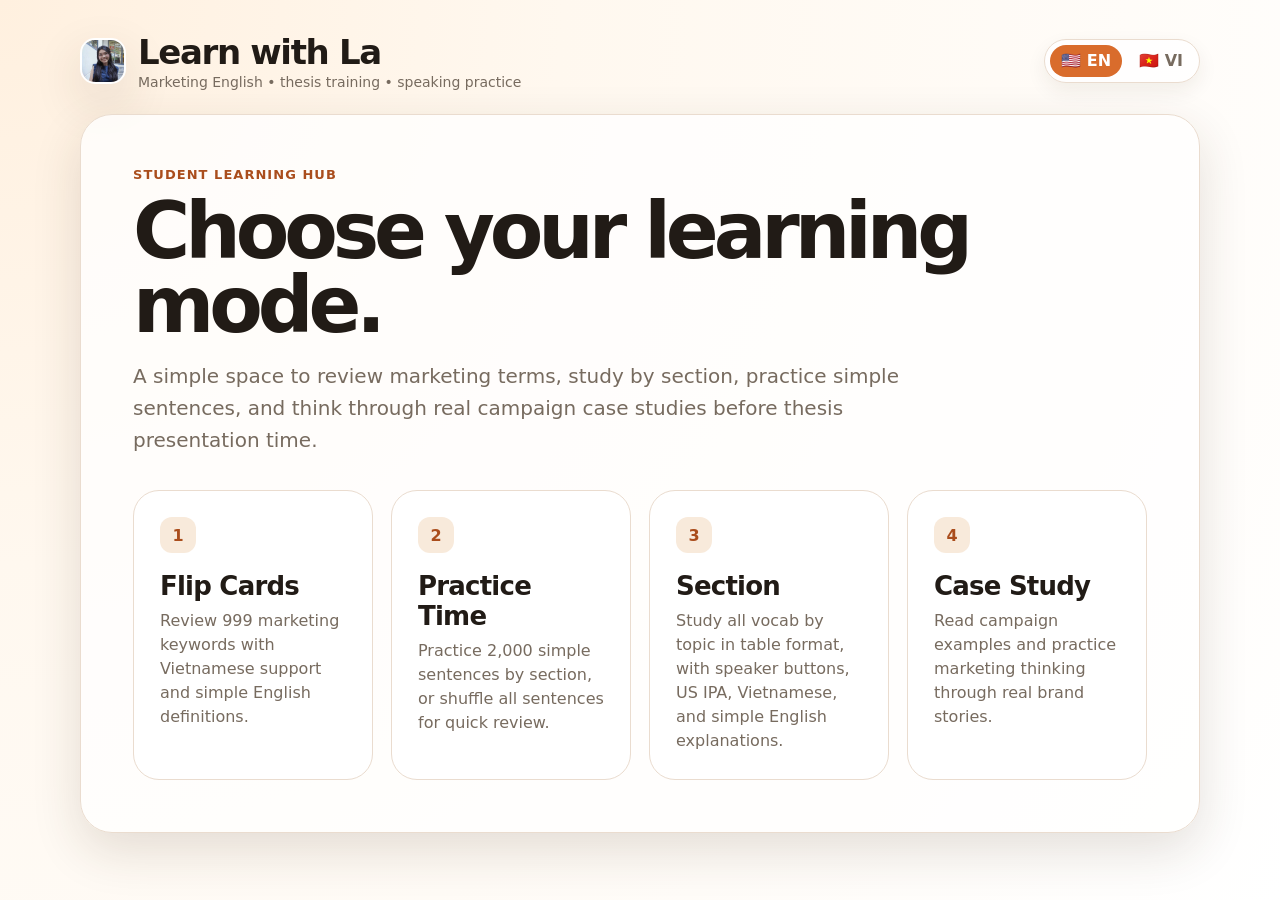
<file: index.html>
<!DOCTYPE html>
<html lang="en">
<head>
  <meta charset="UTF-8" />
  <meta name="viewport" content="width=device-width, initial-scale=1.0" />
  <title>Learn with La — Marketing English Training</title>
  <meta name="description" content="A cute study hub for marketing vocabulary, practice sentences, and case studies for thesis presentation preparation." />
  <meta property="og:title" content="Learn with La — Marketing English Training" />
  <meta property="og:description" content="A cute study hub for marketing vocabulary, practice sentences, and case studies for thesis presentation preparation." />
  <meta property="og:type" content="website" />
  <meta property="og:url" content="https://learnwithla.github.io/marketing-thesis-training/" />
  <meta property="og:image" content="https://learnwithla.github.io/marketing-thesis-training/og-image.png" />
  <meta name="twitter:card" content="summary_large_image" />
  <meta name="twitter:title" content="Learn with La — Marketing English Training" />
  <meta name="twitter:description" content="A cute study hub for marketing vocabulary, practice sentences, and case studies for thesis presentation preparation." />
  <meta name="twitter:image" content="https://learnwithla.github.io/marketing-thesis-training/og-image.png" />
  <link rel="icon" href="la-logo.jpg" />
  <link rel="stylesheet" href="styles.css" />
</head>
<body>
  <div class="app">
    <header class="topbar">
      <a class="brand" href="index.html" aria-label="Go to homepage">
        <img class="logo-img" src="la-logo.jpg" alt="La logo" />
        <div>
          <h1 data-i18n="learnWithLa">Learn with La</h1>
          <p data-i18n="brandTagline">Marketing English • thesis training • speaking practice</p>
        </div>
      </a>
      <div class="lang-switch" role="group" aria-label="Language" data-i18n-attr="aria-label:langLabel">
        <button type="button" data-set-lang="en">🇺🇸 EN</button>
        <button type="button" data-set-lang="vi">🇻🇳 VI</button>
      </div>
    </header>

    <main class="hero">
      <section class="hero-card">
        <div class="eyebrow" data-i18n="homeEyebrow">Student learning hub</div>
        <h2 data-i18n="homeTitle">Choose your learning mode.</h2>
        <p class="subtitle" data-i18n="homeSubtitle">A simple space to review marketing terms, study by section, practice simple sentences, and think through real campaign case studies before thesis presentation time.</p>

        <div class="option-grid">
          <a class="option" href="vocab.html">
            <div class="num">1</div>
            <h3 data-i18n="flipCards">Flip Cards</h3>
            <p data-i18n="homeVocabDesc">Review 999 marketing keywords with Vietnamese support and simple English definitions.</p>
          </a>
          <a class="option" href="practice.html">
            <div class="num">2</div>
            <h3 data-i18n="practiceTime">Practice Time</h3>
            <p data-i18n="homePracticeDesc">Practice 2,000 simple sentences by section, or shuffle all sentences for quick review.</p>
          </a>
          <a class="option" href="section.html">
            <div class="num">3</div>
            <h3 data-i18n="section">Section</h3>
            <p data-i18n="homeSectionDesc">Study all vocab by topic in table format, with speaker buttons, US IPA, Vietnamese, and simple English explanations.</p>
          </a>
          <a class="option" href="casestudy.html">
            <div class="num">4</div>
            <h3 data-i18n="caseStudy">Case Study</h3>
            <p data-i18n="homeCaseDesc">Read campaign examples and practice marketing thinking through real brand stories.</p>
          </a>
        </div>
      </section>
    </main>
  </div>
  <script src="lang.js"></script>
</body>
</html>
</file>
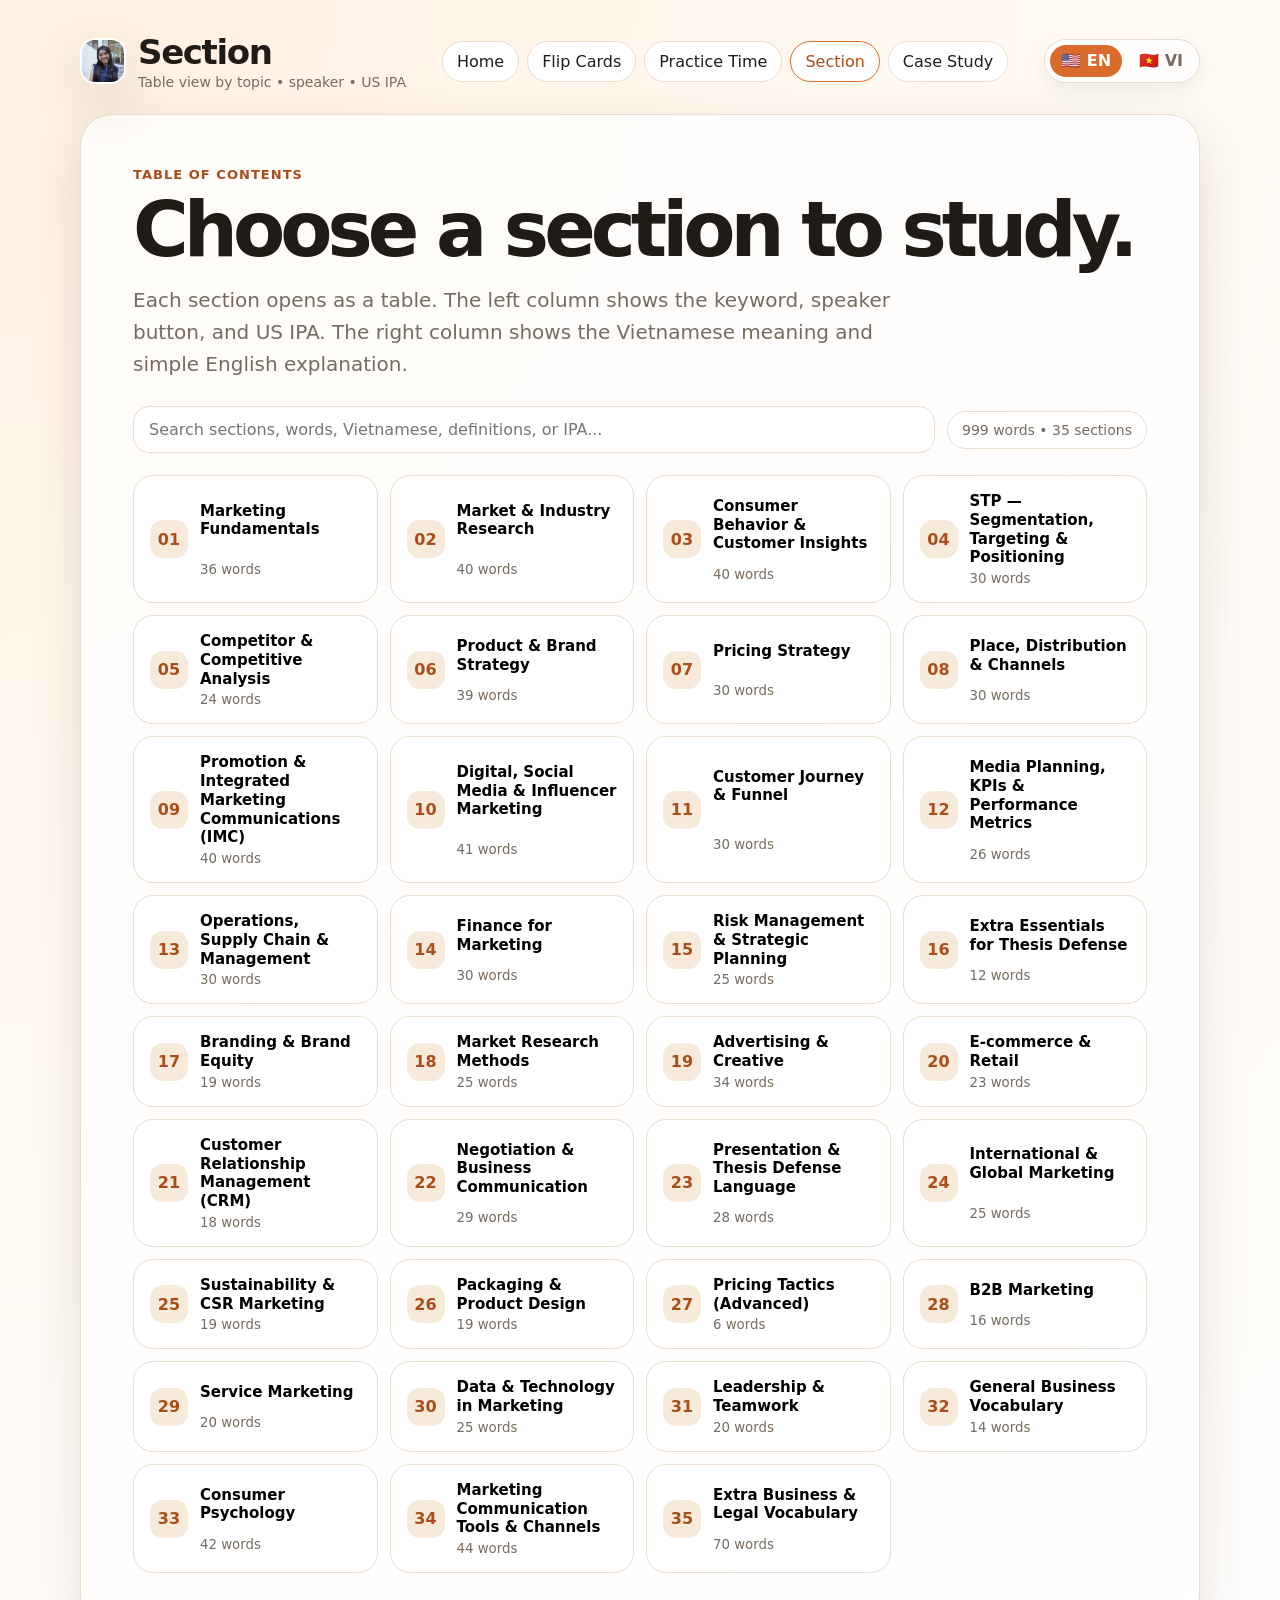
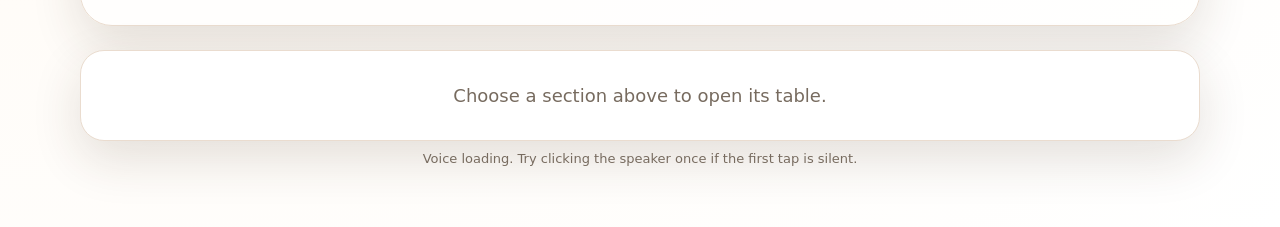
<file: section.html>
<!DOCTYPE html>
<html lang="en">
<head>
  <meta charset="UTF-8" />
  <meta name="viewport" content="width=device-width, initial-scale=1.0" />
  <title>Marketing English Sections | Learn with La</title>
  <meta name="description" content="Study 999 marketing keywords by section with speaker buttons, US IPA, Vietnamese meaning, and simple English definitions." />
  <meta property="og:title" content="Marketing English Sections" />
  <meta property="og:description" content="Study 999 marketing keywords by section with speaker buttons, US IPA, Vietnamese meaning, and simple English definitions." />
  <meta property="og:type" content="website" />
  <meta property="og:url" content="https://learnwithla.github.io/marketing-thesis-training/section.html" />
  <meta property="og:image" content="https://learnwithla.github.io/marketing-thesis-training/og-image.png" />
  <meta name="twitter:card" content="summary_large_image" />
  <meta name="twitter:title" content="Marketing English Sections" />
  <meta name="twitter:description" content="Study 999 marketing keywords by section with speaker buttons, US IPA, Vietnamese meaning, and simple English definitions." />
  <meta name="twitter:image" content="https://learnwithla.github.io/marketing-thesis-training/og-image.png" />
  <link rel="icon" href="la-logo.jpg" />
  <link rel="stylesheet" href="styles.css" />
</head>
<body>
  <div class="app">
    <header class="topbar">
      <a class="brand" href="index.html" aria-label="Go to homepage">
        <img class="logo-img" src="la-logo.jpg" alt="La logo" />
        <div>
          <h1 data-i18n="sectionHeader">Section</h1>
          <p data-i18n="sectionHeaderSub">Table view by topic • speaker • US IPA</p>
        </div>
      </a>
      <nav class="nav" aria-label="Main navigation">
        <a href="index.html" data-i18n="home">Home</a>
        <a href="vocab.html" data-i18n="flipCards">Flip Cards</a>
        <a href="practice.html" data-i18n="practiceTime">Practice Time</a>
        <a class="active" href="section.html" data-i18n="section">Section</a>
        <a href="casestudy.html" data-i18n="caseStudy">Case Study</a>
      </nav>
      <div class="lang-switch" role="group" aria-label="Language" data-i18n-attr="aria-label:langLabel">
        <button type="button" data-set-lang="en">🇺🇸 EN</button>
        <button type="button" data-set-lang="vi">🇻🇳 VI</button>
      </div>
    </header>

    <main>
      <section class="hero-card section-hero" id="top">
        <div class="eyebrow" data-i18n="tableOfContents">Table of Contents</div>
        <h2 class="section-title" data-i18n="sectionTitle">Choose a section to study.</h2>
        <p class="subtitle" data-i18n="sectionSubtitle">Each section opens as a table. The left column shows the keyword, speaker button, and US IPA. The right column shows the Vietnamese meaning and simple English explanation.</p>
        <div class="section-tools">
          <input id="sectionSearch" type="search" placeholder="Search sections, words, Vietnamese, definitions, or IPA..." aria-label="Search sections and vocabulary" data-i18n-attr="placeholder:sectionSearchPlaceholder;aria-label:sectionSearchAria" />
          <span class="pill" id="sectionCount">Loading...</span>
        </div>
        <div class="section-toc" id="sectionToc" aria-label="Vocabulary section table of contents"></div>
      </section>

      <section class="section-output" id="sectionOutput" aria-live="polite">
        <div class="empty section-empty" data-i18n="chooseSectionEmpty">Choose a section above to open its table.</div>
      </section>
      <p class="voice-note" id="voiceNote" data-i18n="voiceLoading">Voice loading...</p>
    </main>
  </div>

  <div class="pdf-modal" id="pdfModal" hidden>
    <div class="pdf-modal-box" role="dialog" aria-modal="true" aria-labelledby="pdfModalTitle" aria-describedby="pdfModalText">
      <button type="button" class="pdf-close" id="pdfClose" aria-label="Close PDF download dialog" data-i18n-attr="aria-label:closePdfDialog">×</button>
      <div class="pdf-icon" aria-hidden="true">⬇</div>
      <h3 id="pdfModalTitle" data-i18n="pdfModalTitle">Download a PDF print?</h3>
      <p id="pdfModalText" data-i18n="pdfModalText">Your browser will open the print dialog. Choose <strong>Save as PDF</strong> to download this section table.</p>
      <div class="pdf-actions">
        <button type="button" class="mini-btn" id="pdfCancel" data-i18n="cancel">Cancel</button>
        <button type="button" class="mini-btn primary-print-btn" id="pdfConfirm" data-i18n="printSavePdf">Print / Save PDF</button>
      </div>
    </div>
  </div>

  <script src="vocab-data.js"></script>
  <script src="lang.js"></script>
  <script>
    const DATA = window.VOCAB_DATA || [];
    const $ = (id) => document.getElementById(id);
    const tr = (key, vars) => window.LaLang ? window.LaLang.t(key, vars) : key;
    const state = { selectedVoice: null, activeSection: null, search: '' };
    function escapeHTML(s) { return String(s ?? '').replace(/[&<>"']/g, ch => ({'&':'&amp;','<':'&lt;','>':'&gt;','"':'&quot;',"'":'&#39;'}[ch])); }
    function sectionSummary() {
      const map = new Map();
      DATA.forEach(item => {
        if (!map.has(item.section)) map.set(item.section, { section: item.section, topic: item.topic, count: 0 });
        map.get(item.section).count += 1;
      });
      return [...map.values()].sort((a,b)=>a.section-b.section);
    }
    function chooseVoice() {
      const voices = window.speechSynthesis ? window.speechSynthesis.getVoices() : [];
      if (!voices.length) return null;
      const scored = voices.map(v => {
        const name = (v.name || '').toLowerCase();
        const lang = (v.lang || '').toLowerCase();
        let score = 0;
        if (lang === 'en-us') score += 100;
        else if (lang.startsWith('en-us')) score += 90;
        else if (lang.startsWith('en')) score += 40;
        if (/female|woman|zira|jenny|aria|samantha|victoria|allison|ava|susan|google us english|microsoft/.test(name)) score += 35;
        if (/male|david|mark|guy/.test(name)) score -= 20;
        if (/natural|neural|premium|enhanced/.test(name)) score += 10;
        return { voice: v, score };
      }).sort((a,b)=>b.score-a.score);
      return scored[0]?.voice || null;
    }
    function refreshVoiceNote() {
      state.selectedVoice = chooseVoice();
      const note = $('voiceNote');
      if (!window.speechSynthesis) { note.textContent = tr('speechUnsupported'); return; }
      if (state.selectedVoice) note.textContent = tr('voiceSelected', { voice: state.selectedVoice.name, lang: state.selectedVoice.lang });
      else note.textContent = tr('voiceLoading');
    }
    if ('speechSynthesis' in window) {
      refreshVoiceNote();
      window.speechSynthesis.onvoiceschanged = refreshVoiceNote;
      setTimeout(refreshVoiceNote, 600);
      setTimeout(refreshVoiceNote, 1500);
    }
    function speak(text, btn) {
      if (!('speechSynthesis' in window) || !text) return;
      window.speechSynthesis.cancel();
      document.querySelectorAll('.speak-btn').forEach(b => b.classList.remove('speaking'));
      const utterance = new SpeechSynthesisUtterance(text);
      state.selectedVoice = chooseVoice();
      if (state.selectedVoice) utterance.voice = state.selectedVoice;
      utterance.lang = 'en-US';
      utterance.rate = 0.82;
      utterance.pitch = 1.08;
      utterance.volume = 1;
      if (btn) btn.classList.add('speaking');
      utterance.onend = utterance.onerror = () => { if (btn) btn.classList.remove('speaking'); };
      window.speechSynthesis.speak(utterance);
    }
    function renderToc() {
      const q = state.search.toLowerCase();
      const summaries = sectionSummary().map(sec => {
        const items = DATA.filter(item => item.section === sec.section);
        const match = !q || `${sec.section} ${sec.topic} ${items.map(i => `${i.term} ${i.vi} ${i.definition} ${i.ipa}`).join(' ')}`.toLowerCase().includes(q);
        return { ...sec, match };
      }).filter(sec => sec.match);
      $('sectionCount').textContent = tr('sectionCount', { words: DATA.length, sections: sectionSummary().length });
      $('sectionToc').innerHTML = summaries.map(sec => `<button type="button" class="section-toc-card ${state.activeSection === sec.section ? 'active' : ''}" data-section="${sec.section}"><span>${String(sec.section).padStart(2,'0')}</span><strong>${escapeHTML(sec.topic)}</strong><small>${sec.count} ${tr('words')}</small></button>`).join('') || `<div class="empty">${tr('noSections')}</div>`;
    }
    function filteredItemsForSection(section) {
      const q = state.search.toLowerCase();
      return DATA.filter(item => {
        const sectionOK = item.section === section;
        const text = `${item.id} ${item.term} ${item.vi || ''} ${item.definition} ${item.topic} ${item.ipa || ''}`.toLowerCase();
        return sectionOK && (!q || text.includes(q) || item.topic.toLowerCase().includes(q));
      });
    }
    function renderSection(section, doScroll=true) {
      state.activeSection = Number(section);
      const allForSection = DATA.filter(item => item.section === state.activeSection);
      const topic = allForSection[0]?.topic || tr('section');
      const items = filteredItemsForSection(state.activeSection);
      renderToc();
      if (!items.length) {
        $('sectionOutput').innerHTML = `<div class="empty section-empty">${tr('noWordsInSection', { section: state.activeSection })}</div>`;
        return;
      }
      const rows = items.map(item => `
        <tr>
          <td class="section-word-cell">
            <div class="section-row-number">#${String(item.id).padStart(3,'0')}</div>
            <div class="table-word-line"><strong>${escapeHTML(item.term)}</strong><button type="button" class="speak-btn table-speak" aria-label="${tr('speakWord')}: ${escapeHTML(item.term)}" title="${tr('speakWord')}: ${escapeHTML(item.term)}" data-speak="${escapeHTML(item.speak || item.term)}">🔊</button></div>
            <div class="table-ipa">${escapeHTML(item.ipa || '')}</div>
          </td>
          <td class="section-meaning-cell">
            <div class="table-vi">${escapeHTML(item.vi || '')}</div>
            <div class="table-definition">${escapeHTML(item.definition)}</div>
          </td>
        </tr>`).join('');
      $('sectionOutput').innerHTML = `
        <article class="section-table-card" id="section-${state.activeSection}">
          <div class="print-only print-title">
            <h1>${tr('learnWithLa')}</h1>
            <h2>${tr('section')} ${state.activeSection}: ${escapeHTML(topic)}</h2>
            <p>${items.length !== allForSection.length ? tr('wordsShownFrom', { shown: items.length, total: allForSection.length }) : tr('wordsShown', { shown: items.length })}</p>
          </div>
          <div class="section-table-head">
            <div>
              <div class="eyebrow">${tr('section')} ${state.activeSection}</div>
              <h2>${escapeHTML(topic)}</h2>
              <p>${items.length !== allForSection.length ? tr('wordsShownFrom', { shown: items.length, total: allForSection.length }) : tr('wordsShown', { shown: items.length })}.</p>
            </div>
            <div class="section-table-actions">
              <button type="button" class="mini-btn download-print-btn" data-download-pdf aria-label="${tr('pdfAria', { section: state.activeSection })}">${tr('pdfPrint')}</button>
              <a class="mini-btn" href="#top">${tr('backToContents')}</a>
            </div>
          </div>
          <div class="section-table-wrap">
            <table class="section-table">
              <thead><tr><th>${tr('keywordSpeakerIpa')}</th><th>${tr('meaningDefinition')}</th></tr></thead>
              <tbody>${rows}</tbody>
            </table>
          </div>
        </article>`;
      if (doScroll) $('sectionOutput').scrollIntoView({ behavior: 'smooth', block: 'start' });
    }
    $('sectionToc').addEventListener('click', (e) => {
      const card = e.target.closest('[data-section]');
      if (!card) return;
      renderSection(Number(card.dataset.section));
      history.replaceState(null, '', `#section-${card.dataset.section}`);
    });
    function openPdfModal() {
      const modal = $('pdfModal');
      modal.hidden = false;
      document.body.classList.add('modal-open');
      $('pdfConfirm').focus();
    }
    function closePdfModal() {
      const modal = $('pdfModal');
      modal.hidden = true;
      document.body.classList.remove('modal-open');
    }
    function printActiveSection() {
      if (!state.activeSection) return;
      const allForSection = DATA.filter(item => item.section === state.activeSection);
      const topic = allForSection[0]?.topic || tr('section');
      const oldTitle = document.title;
      document.title = `${tr('learnWithLa')} - ${tr('section')} ${state.activeSection} - ${topic}`;
      closePdfModal();
      if ('speechSynthesis' in window) window.speechSynthesis.cancel();
      document.body.classList.add('print-mode');
      const cleanup = () => {
        document.body.classList.remove('print-mode');
        document.title = oldTitle;
      };
      window.addEventListener('afterprint', cleanup, { once: true });
      setTimeout(() => window.print(), 80);
      setTimeout(() => { if (document.body.classList.contains('print-mode')) cleanup(); }, 4000);
    }
    $('sectionOutput').addEventListener('click', (e) => {
      const downloadBtn = e.target.closest('[data-download-pdf]');
      if (downloadBtn) {
        e.preventDefault();
        openPdfModal();
        return;
      }
      const btn = e.target.closest('[data-speak]');
      if (!btn) return;
      e.preventDefault();
      speak(btn.dataset.speak, btn);
    });
    $('pdfClose').addEventListener('click', closePdfModal);
    $('pdfCancel').addEventListener('click', closePdfModal);
    $('pdfConfirm').addEventListener('click', printActiveSection);
    $('pdfModal').addEventListener('click', (e) => { if (e.target.id === 'pdfModal') closePdfModal(); });
    document.addEventListener('keydown', (e) => { if (e.key === 'Escape' && !$('pdfModal').hidden) closePdfModal(); });
    $('sectionSearch').addEventListener('input', (e) => {
      state.search = e.target.value.trim();
      renderToc();
      if (state.activeSection) renderSection(state.activeSection, false);
    });
    renderToc();
    const hashMatch = location.hash.match(/section-(\d+)/);
    if (hashMatch) renderSection(Number(hashMatch[1]), false);
    window.addEventListener('languagechange', () => { renderToc(); if (state.activeSection) renderSection(state.activeSection, false); refreshVoiceNote(); });
  </script>
</body>
</html>
</file>
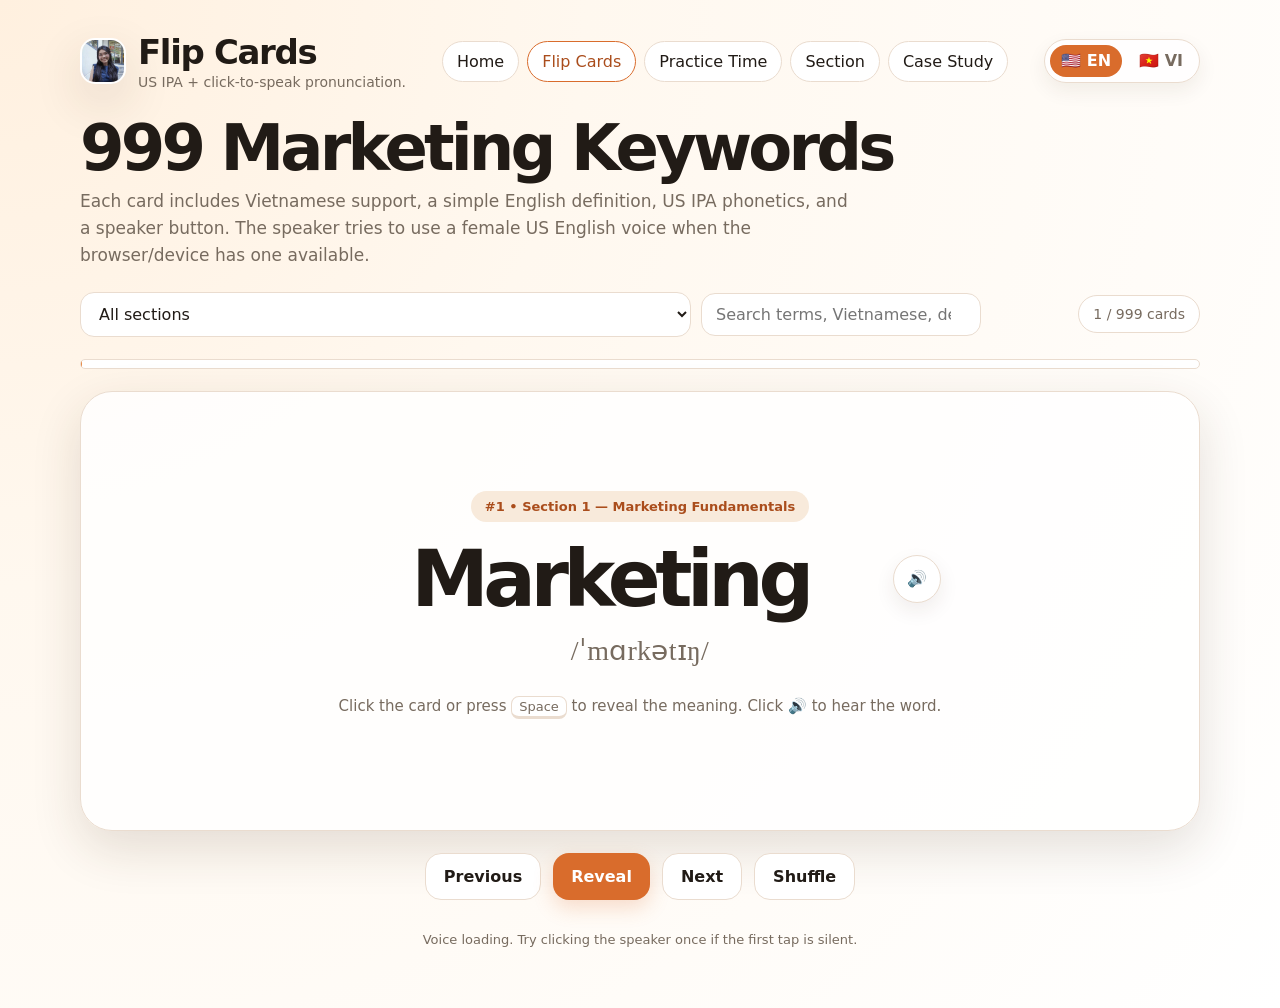
<file: vocab.html>
<!DOCTYPE html>
<html lang="en">
<head>
  <meta charset="UTF-8" />
  <meta name="viewport" content="width=device-width, initial-scale=1.0" />
  <title>Marketing English Flip Cards</title>
  <meta name="description" content="Review 999 marketing keywords with Vietnamese support, US IPA phonetics, and click-to-speak pronunciation." />
  <meta property="og:title" content="Marketing English Flip Cards" />
  <meta property="og:description" content="Review 999 marketing keywords with Vietnamese support, US IPA phonetics, and click-to-speak pronunciation." />
  <meta property="og:type" content="website" />
  <meta property="og:url" content="https://learnwithla.github.io/marketing-thesis-training/vocab.html" />
  <meta property="og:image" content="https://learnwithla.github.io/marketing-thesis-training/og-image.png" />
  <meta name="twitter:card" content="summary_large_image" />
  <meta name="twitter:title" content="Marketing English Flip Cards" />
  <meta name="twitter:description" content="Review 999 marketing keywords with Vietnamese support, US IPA phonetics, and click-to-speak pronunciation." />
  <meta name="twitter:image" content="https://learnwithla.github.io/marketing-thesis-training/og-image.png" />
  <link rel="icon" href="la-logo.jpg" />
  <link rel="stylesheet" href="styles.css" />
</head>
<body>
  <div class="app">
    <header class="topbar">
      <a class="brand" href="index.html" aria-label="Go to homepage">
        <img class="logo-img" src="la-logo.jpg" alt="La logo" />
        <div>
          <h1 data-i18n="vocabHeader">Flip Cards</h1>
          <p data-i18n="vocabHeaderSub">US IPA + click-to-speak pronunciation.</p>
        </div>
      </a>
      <nav class="nav" aria-label="Main navigation">
        <a href="index.html" data-i18n="home">Home</a>
        <a class="active" href="vocab.html" data-i18n="flipCards">Flip Cards</a>
        <a href="practice.html" data-i18n="practiceTime">Practice Time</a>
        <a href="section.html" data-i18n="section">Section</a>
        <a href="casestudy.html" data-i18n="caseStudy">Case Study</a>
      </nav>
      <div class="lang-switch" role="group" aria-label="Language" data-i18n-attr="aria-label:langLabel">
        <button type="button" data-set-lang="en">🇺🇸 EN</button>
        <button type="button" data-set-lang="vi">🇻🇳 VI</button>
      </div>
    </header>

    <main>
      <h2 class="page-title" data-i18n="vocabTitle">999 Marketing Keywords</h2>
      <p class="page-subtitle" data-i18n="vocabSubtitle">Each card includes Vietnamese support, a simple English definition, US IPA phonetics, and a speaker button. The speaker tries to use a female US English voice when the browser/device has one available.</p>

      <div class="toolbar">
        <div class="filters">
          <select id="vocabSection" aria-label="Filter by section" data-i18n-attr="aria-label:filterBySection"></select>
          <input id="vocabSearch" type="search" placeholder="Search terms, Vietnamese, definitions, or IPA..." aria-label="Search vocabulary" data-i18n-attr="placeholder:vocabSearchPlaceholder;aria-label:vocabSearchAria" />
        </div>
        <span class="pill" id="vocabCount"></span>
      </div>

      <div class="study-wrap">
        <div class="progress"><div class="bar" id="vocabBar"></div></div>
        <div class="card-panel">
          <div class="flash-card" id="flashCard" role="button" tabindex="0" aria-label="Click to reveal card"></div>
        </div>
        <div class="controls">
          <button class="btn secondary" id="vocabPrev" data-i18n="previous">Previous</button>
          <button class="btn" id="vocabFlip" data-i18n="reveal">Reveal</button>
          <button class="btn secondary" id="vocabNext" data-i18n="next">Next</button>
          <button class="btn secondary" id="vocabShuffle" data-i18n="shuffle">Shuffle</button>
        </div>
        <p class="voice-note" id="voiceNote" data-i18n="voiceLoading">Voice loading...</p>
      </div>
    </main>
  </div>

  <script src="vocab-data.js"></script>
  <script src="lang.js"></script>
  <script>
    const DATA = window.VOCAB_DATA || [];
    const topics = [...new Map(DATA.map(x => [x.section, x.topic])).entries()].sort((a,b)=>a[0]-b[0]);
    const state = { index: 0, revealed: false, items: [...DATA], selectedVoice: null };
    const $ = (id) => document.getElementById(id);
    const tr = (key, vars) => window.LaLang ? window.LaLang.t(key, vars) : key;
    function escapeHTML(s) { return String(s ?? '').replace(/[&<>"']/g, ch => ({'&':'&amp;','<':'&lt;','>':'&gt;','"':'&quot;',"'":'&#39;'}[ch])); }

    function populateSectionSelect(select) {
      select.innerHTML = `<option value="all">${tr('allSections')}</option>` + topics.map(([num, topic]) => `<option value="${num}">${tr('section')} ${num} — ${escapeHTML(topic)}</option>`).join('');
    }

    function chooseVoice() {
      const voices = window.speechSynthesis ? window.speechSynthesis.getVoices() : [];
      if (!voices.length) return null;
      const scored = voices.map(v => {
        const name = (v.name || '').toLowerCase();
        const lang = (v.lang || '').toLowerCase();
        let score = 0;
        if (lang === 'en-us') score += 100;
        else if (lang.startsWith('en-us')) score += 90;
        else if (lang.startsWith('en')) score += 40;
        if (/female|woman|zira|jenny|aria|samantha|victoria|allison|ava|susan|google us english|microsoft/.test(name)) score += 35;
        if (/male|david|mark|guy/.test(name)) score -= 20;
        if (/natural|neural|premium|enhanced/.test(name)) score += 10;
        return { voice: v, score };
      }).sort((a,b)=>b.score-a.score);
      return scored[0]?.voice || null;
    }

    function refreshVoiceNote() {
      state.selectedVoice = chooseVoice();
      const note = $('voiceNote');
      if (!window.speechSynthesis) { note.textContent = tr('speechUnsupported'); return; }
      if (state.selectedVoice) {
        note.textContent = tr('voiceSelected', { voice: state.selectedVoice.name, lang: state.selectedVoice.lang });
      } else {
        note.textContent = tr('voiceLoading');
      }
    }

    if ('speechSynthesis' in window) {
      refreshVoiceNote();
      window.speechSynthesis.onvoiceschanged = refreshVoiceNote;
      setTimeout(refreshVoiceNote, 600);
      setTimeout(refreshVoiceNote, 1500);
    }

    function speak(text, btn) {
      if (!('speechSynthesis' in window)) return;
      if (!text) return;
      window.speechSynthesis.cancel();
      document.querySelectorAll('.speak-btn').forEach(b => b.classList.remove('speaking'));
      const utterance = new SpeechSynthesisUtterance(text);
      state.selectedVoice = chooseVoice();
      if (state.selectedVoice) utterance.voice = state.selectedVoice;
      utterance.lang = 'en-US';
      utterance.rate = 0.82;
      utterance.pitch = 1.08;
      utterance.volume = 1;
      if (btn && btn.classList.contains('speak-btn')) btn.classList.add('speaking');
      utterance.onend = utterance.onerror = () => { if (btn && btn.classList.contains('speak-btn')) btn.classList.remove('speaking'); };
      window.speechSynthesis.speak(utterance);
    }

    function speakerButton(item, label=tr('speakWord')) {
      return `<button type="button" class="speak-btn" title="${label}" aria-label="${label}: ${escapeHTML(item.term)}" data-speak="${escapeHTML(item.speak || item.term)}">🔊</button>`;
    }

    function filterItems() {
      const sectionVal = $('vocabSection').value;
      const q = $('vocabSearch').value.trim().toLowerCase();
      const list = DATA.filter(item => {
        const sectionOK = sectionVal === 'all' || item.section === Number(sectionVal);
        const text = `${item.id} ${item.term} ${item.vi || ''} ${item.definition} ${item.topic} ${item.ipa || ''}`.toLowerCase();
        return sectionOK && (!q || text.includes(q));
      });
      state.items = list;
      state.index = 0;
      state.revealed = false;
      renderVocab();
    }

    function progressPct() { return state.items.length ? ((state.index + 1) / state.items.length) * 100 : 0; }

    function renderVocab() {
      const items = state.items;
      $('vocabCount').textContent = items.length ? tr('cardsCount', { current: state.index + 1, total: items.length }) : tr('zeroCards');
      $('vocabBar').style.width = progressPct() + '%';
      if (!items.length) { $('flashCard').innerHTML = `<div class="empty">${tr('noCards')}</div>`; return; }
      const item = items[state.index];
      if (!state.revealed) {
        $('flashCard').innerHTML = `<div><div class="week-tag">#${item.id} • ${tr('section')} ${item.section} — ${escapeHTML(item.topic)}</div><div class="term-line"><p class="term">${escapeHTML(item.term)}</p>${speakerButton(item)}</div><p class="ipa">${escapeHTML(item.ipa || '')}</p><p class="hint">${tr('clickRevealHint')}</p></div>`;
        $('vocabFlip').textContent = tr('reveal');
      } else {
        $('flashCard').innerHTML = `<div><div class="week-tag">#${item.id} • ${tr('section')} ${item.section} — ${escapeHTML(item.topic)}</div><div class="flipped-term-line"><p class="flipped-term">${escapeHTML(item.term)}</p>${speakerButton(item)}</div><p class="ipa">${escapeHTML(item.ipa || '')}</p><p class="vi-term">${escapeHTML(item.vi || '')}</p><p class="definition">${escapeHTML(item.definition)}</p><div class="speaker-toolbar"><button type="button" class="mini-btn" data-speak="${escapeHTML(item.speak || item.term)}">🔊 ${tr('speakWord')}</button><button type="button" class="mini-btn" data-speak="${escapeHTML(item.definition)}">🔊 ${tr('speakDefinition')}</button></div><p class="hint">${tr('clickHideHint')}</p></div>`;
        $('vocabFlip').textContent = tr('hide');
      }
    }

    function stopSpeech() { window.speechSynthesis?.cancel?.(); }
    function next() { if (!state.items.length) return; stopSpeech(); state.index = (state.index + 1) % state.items.length; state.revealed = false; renderVocab(); }
    function prev() { if (!state.items.length) return; stopSpeech(); state.index = (state.index - 1 + state.items.length) % state.items.length; state.revealed = false; renderVocab(); }
    function shuffle() {
      if (state.items.length < 2) return;
      stopSpeech();
      let randomIndex = Math.floor(Math.random() * state.items.length);
      if (randomIndex === state.index) randomIndex = (randomIndex + 1) % state.items.length;
      state.index = randomIndex; state.revealed = false; renderVocab();
    }
    function toggleReveal() { if (!state.items.length) return; state.revealed = !state.revealed; renderVocab(); }

    populateSectionSelect($('vocabSection'));
    $('vocabSection').addEventListener('input', filterItems);
    $('vocabSearch').addEventListener('input', filterItems);
    $('flashCard').addEventListener('click', (e) => {
      const speakTarget = e.target.closest('[data-speak]');
      if (speakTarget) { e.preventDefault(); e.stopPropagation(); speak(speakTarget.dataset.speak, speakTarget); return; }
      toggleReveal();
    });
    $('flashCard').addEventListener('keydown', (e) => {
      if (e.code === 'Enter' || e.code === 'Space') { e.preventDefault(); toggleReveal(); }
    });
    $('vocabFlip').addEventListener('click', toggleReveal);
    $('vocabNext').addEventListener('click', next);
    $('vocabPrev').addEventListener('click', prev);
    $('vocabShuffle').addEventListener('click', shuffle);
    document.addEventListener('keydown', (e) => {
      if (e.key === 'ArrowRight') next();
      if (e.key === 'ArrowLeft') prev();
      if (e.code === 'Space' && !['INPUT','SELECT','BUTTON'].includes(document.activeElement.tagName)) { e.preventDefault(); toggleReveal(); }
    });
    window.addEventListener('languagechange', () => { const currentSectionValue = $('vocabSection').value; populateSectionSelect($('vocabSection')); $('vocabSection').value = currentSectionValue; renderVocab(); refreshVoiceNote(); });
    renderVocab();
  </script>
</body>
</html>
</file>
<file: styles.css>
:root {
      --bg: #fff8ef;
      --card: #ffffff;
      --ink: #211b16;
      --muted: #776b5f;
      --line: #eadccf;
      --accent: #d96c2c;
      --accent-dark: #aa4d1c;
      --soft: #f8eadb;
      --success: #2e7356;
      --purple: #6c50c7;
      --shadow: 0 18px 50px rgba(63, 39, 20, 0.14);
      --radius: 24px;
    }
    * { box-sizing: border-box; }
    html { scroll-behavior: smooth; }
    body {
      margin: 0;
      font-family: Inter, ui-sans-serif, system-ui, -apple-system, BlinkMacSystemFont, "Segoe UI", sans-serif;
      background: radial-gradient(circle at top left, #fff0df 0, var(--bg) 36%, #ffffff 100%);
      color: var(--ink);
      min-height: 100vh;
    }
    button, select, input { font: inherit; }
    a { color: inherit; }
    .app { width: min(1120px, calc(100% - 32px)); margin: 0 auto; padding: 32px 0 48px; }
    .topbar { display: flex; align-items: center; justify-content: space-between; gap: 16px; margin-bottom: 24px; }
    .brand { display: flex; gap: 12px; align-items: center; text-decoration: none; }
    .logo { width: 42px; height: 42px; border-radius: 14px; background: var(--ink); color: #fff; display: grid; place-items: center; font-weight: 800; box-shadow: var(--shadow); }
    .brand h1 { margin: 0; font-size: clamp(22px, 4vw, 34px); letter-spacing: -0.04em; }
    .brand p { margin: 2px 0 0; color: var(--muted); font-size: 14px; }
    .nav { display: flex; align-items: center; gap: 8px; flex-wrap: wrap; justify-content: flex-end; }
    .nav a, .nav button { border: 1px solid var(--line); background: #fff; border-radius: 999px; padding: 10px 14px; cursor: pointer; color: var(--ink); text-decoration: none; }
    .nav a:hover, .nav button:hover, .nav .active { border-color: var(--accent); color: var(--accent-dark); }
    .hero { min-height: 72vh; display: grid; align-items: center; }
    .hero-card { background: rgba(255,255,255,.78); border: 1px solid var(--line); border-radius: 32px; padding: clamp(24px, 5vw, 52px); box-shadow: var(--shadow); }
    .eyebrow { color: var(--accent-dark); font-weight: 800; text-transform: uppercase; letter-spacing: .08em; font-size: 13px; margin-bottom: 12px; }
    .hero h2 { margin: 0; font-size: clamp(38px, 7vw, 78px); line-height: .95; letter-spacing: -0.065em; }
    .subtitle { color: var(--muted); font-size: clamp(16px, 2vw, 20px); max-width: 780px; line-height: 1.6; margin: 18px 0 0; }
    .option-grid { display: grid; grid-template-columns: repeat(auto-fit, minmax(220px, 1fr)); gap: 18px; margin-top: 34px; }
    .option { text-align: left; border: 1px solid var(--line); background: #fff; border-radius: 26px; padding: 26px; cursor: pointer; transition: transform .18s ease, box-shadow .18s ease, border-color .18s ease; min-height: 180px; text-decoration: none; color: inherit; display: block; }
    .option:hover { transform: translateY(-4px); border-color: var(--accent); box-shadow: var(--shadow); }
    .option .num { width: 36px; height: 36px; border-radius: 12px; background: var(--soft); color: var(--accent-dark); display: grid; place-items: center; font-weight: 900; margin-bottom: 18px; }
    .option h3 { margin: 0 0 8px; font-size: 26px; letter-spacing: -0.03em; }
    .option p { margin: 0; color: var(--muted); line-height: 1.5; }
    .page-title { margin: 26px 0 8px; font-size: clamp(34px, 6vw, 64px); line-height: 1; letter-spacing: -0.06em; }
    .page-subtitle { margin: 0 0 22px; color: var(--muted); font-size: 17px; line-height: 1.6; max-width: 780px; }
    .toolbar { display: flex; flex-wrap: wrap; gap: 12px; align-items: center; justify-content: space-between; margin: 18px 0 22px; }
    .filters { display: flex; flex-wrap: wrap; gap: 10px; align-items: center; }
    .filters select, .filters input { border: 1px solid var(--line); background: #fff; color: var(--ink); padding: 11px 14px; border-radius: 14px; outline: none; }
    .filters input { min-width: 280px; }
    .pill { display: inline-flex; align-items: center; gap: 8px; border: 1px solid var(--line); background: #fff; color: var(--muted); border-radius: 999px; padding: 10px 14px; font-size: 14px; }
    .study-wrap { display: grid; gap: 22px; }
    .card-panel { background: rgba(255,255,255,.84); border: 1px solid var(--line); border-radius: 32px; padding: clamp(20px, 5vw, 44px); box-shadow: var(--shadow); min-height: 440px; display: grid; align-items: center; }
    .flash-card { border: 0; width: 100%; background: transparent; padding: 0; cursor: pointer; text-align: center; color: inherit; min-height: 300px; display: grid; place-items: center; }
    .week-tag { display: inline-flex; align-items: center; justify-content: center; background: var(--soft); color: var(--accent-dark); border-radius: 999px; padding: 8px 14px; font-size: 13px; font-weight: 800; margin-bottom: 18px; }
    .term { font-size: clamp(38px, 8vw, 78px); line-height: 1; letter-spacing: -0.07em; font-weight: 900; margin: 0 auto; max-width: 920px; }
    .definition { font-size: clamp(22px, 3.8vw, 38px); line-height: 1.22; letter-spacing: -0.035em; font-weight: 750; margin: 0 auto; max-width: 900px; }
    .flipped-term { font-size: clamp(34px, 6vw, 60px); line-height: 1.02; letter-spacing: -0.06em; font-weight: 900; margin: 0 auto 8px; max-width: 920px; }
    .vi-term { font-size: clamp(20px, 3vw, 30px); line-height: 1.2; font-weight: 800; color: var(--accent-dark); margin: 0 auto 24px; max-width: 900px; }
    .hint { color: var(--muted); margin-top: 28px; font-size: 15px; }
    .kbd { border: 1px solid var(--line); border-bottom-width: 3px; border-radius: 8px; padding: 2px 7px; background: #fff; font-size: 13px; }
    .example-small { color: var(--muted); margin: 26px auto 0; max-width: 820px; line-height: 1.6; font-size: 16px; }
    .controls { display: flex; flex-wrap: wrap; justify-content: center; gap: 12px; }
    .btn { border: 0; background: var(--accent); color: #fff; padding: 13px 18px; border-radius: 16px; cursor: pointer; font-weight: 800; box-shadow: 0 8px 20px rgba(217,108,44,.22); }
    .btn:hover { background: var(--accent-dark); }
    .btn.secondary { background: #fff; color: var(--ink); border: 1px solid var(--line); box-shadow: none; }
    .btn.secondary:hover { border-color: var(--accent); color: var(--accent-dark); }
    .progress { height: 10px; background: #fff; border: 1px solid var(--line); border-radius: 999px; overflow: hidden; }
    .bar { height: 100%; width: 0%; background: linear-gradient(90deg, var(--accent), #f3a35c); transition: width .2s ease; }
    .sentence { font-size: clamp(24px, 4.4vw, 50px); line-height: 1.16; letter-spacing: -0.05em; font-weight: 850; margin: 0; }
    .blank { display: inline-block; color: var(--accent-dark); background: var(--soft); border: 2px dashed var(--accent); border-radius: 14px; padding: 0 12px 4px; cursor: pointer; min-width: 130px; text-align: center; }
    .blank.revealed { color: #fff; background: var(--success); border-color: var(--success); }
    .practice-definition { color: var(--muted); margin: 26px 0 0; font-size: 17px; line-height: 1.6; opacity: .42; }
    .practice-definition.visible { opacity: 1; }
    .status-line { color: var(--muted); font-size: 14px; margin: 8px 0 0; }
    .empty { text-align: center; color: var(--muted); font-size: 18px; }
    @media (max-width: 820px) {
      .topbar { align-items: flex-start; flex-direction: column; }
      .nav { justify-content: flex-start; }
      .option-grid { grid-template-columns: 1fr; }
      .filters input { min-width: 100%; }
      .toolbar { align-items: stretch; }
      .filters { width: 100%; }
      .filters select, .filters input { width: 100%; }
      .card-panel { min-height: 380px; }
    }

    /* Profile photo logo */
    .logo-img {
      width: 46px;
      height: 46px;
      border-radius: 15px;
      object-fit: cover;
      display: block;
      box-shadow: var(--shadow);
      border: 2px solid #fff;
      background: var(--ink);
    }

    /* Speaker + IPA styles for vocab cards */
    .flash-card:focus-visible {
      outline: 3px solid rgba(217,108,44,.35);
      outline-offset: 10px;
      border-radius: 24px;
    }
    .term-line, .flipped-term-line {
      display: flex;
      flex-wrap: wrap;
      align-items: center;
      justify-content: center;
      gap: 12px;
      margin: 0 auto;
      max-width: 980px;
    }
    .flipped-term-line { margin-bottom: 8px; }
    .speak-btn {
      border: 1px solid var(--line);
      background: #fff;
      color: var(--accent-dark);
      min-width: 48px;
      height: 48px;
      border-radius: 999px;
      display: inline-grid;
      place-items: center;
      cursor: pointer;
      box-shadow: 0 8px 20px rgba(63, 39, 20, 0.08);
    }
    .speak-btn:hover, .speak-btn:focus {
      border-color: var(--accent);
      background: var(--soft);
      outline: none;
    }
    .speak-btn.speaking {
      background: var(--accent);
      color: #fff;
      border-color: var(--accent);
    }
    .ipa {
      color: var(--muted);
      font-family: ui-serif, Georgia, "Times New Roman", serif;
      font-size: clamp(18px, 2.6vw, 28px);
      letter-spacing: .01em;
      margin: 14px auto 0;
      max-width: 920px;
      line-height: 1.35;
    }
    .voice-note {
      margin-top: 10px;
      color: var(--muted);
      font-size: 13px;
      text-align: center;
    }
    .speaker-toolbar {
      display: flex;
      flex-wrap: wrap;
      justify-content: center;
      gap: 10px;
      margin-top: 16px;
    }
    .mini-btn {
      border: 1px solid var(--line);
      background: #fff;
      color: var(--ink);
      border-radius: 999px;
      padding: 8px 12px;
      font-size: 13px;
      cursor: pointer;
    }
    .mini-btn:hover {
      border-color: var(--accent);
      color: var(--accent-dark);
    }
    @media (max-width: 640px) {
      .speak-btn { min-width: 44px; height: 44px; }
      .ipa { font-size: 18px; }
      .logo-img { width: 42px; height: 42px; border-radius: 14px; }
    }



/* Section table page */
.section-hero { margin-bottom: 24px; }
.section-title { margin: 0; font-size: clamp(38px, 7vw, 76px); line-height: .95; letter-spacing: -0.065em; }
.section-tools { display: flex; flex-wrap: wrap; gap: 12px; align-items: center; justify-content: space-between; margin-top: 26px; }
.section-tools input { flex: 1 1 340px; border: 1px solid var(--line); background: #fff; color: var(--ink); padding: 13px 15px; border-radius: 16px; outline: none; }
.section-toc { display: grid; grid-template-columns: repeat(auto-fit, minmax(240px, 1fr)); gap: 12px; margin-top: 22px; }
.section-toc-card { border: 1px solid var(--line); background: #fff; border-radius: 20px; padding: 16px; text-align: left; cursor: pointer; display: grid; grid-template-columns: auto 1fr; column-gap: 12px; row-gap: 4px; align-items: center; transition: transform .18s ease, box-shadow .18s ease, border-color .18s ease; }
.section-toc-card:hover, .section-toc-card.active { transform: translateY(-3px); border-color: var(--accent); box-shadow: 0 12px 30px rgba(63, 39, 20, .10); }
.section-toc-card span { width: 38px; height: 38px; border-radius: 13px; display: grid; place-items: center; color: var(--accent-dark); background: var(--soft); font-weight: 900; grid-row: span 2; }
.section-toc-card strong { line-height: 1.25; font-size: 15px; }
.section-toc-card small { color: var(--muted); }
.section-output { scroll-margin-top: 24px; }
.section-empty { background: #fff; border: 1px solid var(--line); border-radius: 24px; padding: 34px; box-shadow: var(--shadow); }
.section-table-card { background: rgba(255,255,255,.9); border: 1px solid var(--line); border-radius: 32px; padding: clamp(18px, 4vw, 34px); box-shadow: var(--shadow); margin-top: 24px; }
.section-table-head { display: flex; gap: 14px; justify-content: space-between; align-items: flex-start; margin-bottom: 18px; }
.section-table-head h2 { margin: 0; font-size: clamp(30px, 5vw, 54px); line-height: 1; letter-spacing: -0.055em; }
.section-table-head p { margin: 10px 0 0; color: var(--muted); }
.section-table-wrap { overflow-x: auto; border: 1px solid var(--line); border-radius: 18px; background: #fff; }
.section-table { width: 100%; min-width: 760px; border-collapse: collapse; }
.section-table th { background: #b13d4b; color: #fff; text-align: left; padding: 13px 14px; font-size: 14px; }
.section-table td { border-top: 1px solid #ead3d3; vertical-align: top; padding: 14px; line-height: 1.45; }
.section-table tbody tr:nth-child(odd) td { background: #fae9eb; }
.section-table tbody tr:nth-child(even) td { background: #fff; }
.section-word-cell { width: 38%; }
.section-meaning-cell { width: 62%; }
.section-row-number { display: inline-flex; color: var(--muted); font-size: 12px; font-weight: 800; margin-bottom: 8px; }
.table-word-line { display: flex; align-items: center; gap: 10px; flex-wrap: wrap; }
.table-word-line strong { font-size: 17px; color: var(--ink); }
.table-speak { min-width: 36px; height: 36px; font-size: 15px; box-shadow: none; }
.table-ipa { margin-top: 8px; color: var(--muted); font-family: ui-serif, Georgia, "Times New Roman", serif; font-size: 16px; }
.table-vi { font-weight: 850; color: var(--accent-dark); margin-bottom: 6px; }
.table-definition { color: var(--ink); }
@media (max-width: 820px) {
  .section-table-head { flex-direction: column; }
  .section-tools input { flex-basis: 100%; }
}

/* Section PDF print/download modal */
.section-table-actions { display: flex; flex-wrap: wrap; gap: 10px; justify-content: flex-end; align-items: center; }
.download-print-btn { font-weight: 850; }
.primary-print-btn { background: var(--accent); color: #fff; border-color: var(--accent); font-weight: 850; }
.primary-print-btn:hover { color: #fff; border-color: var(--accent-dark); background: var(--accent-dark); }
.pdf-modal[hidden] { display: none !important; }
.pdf-modal { position: fixed; inset: 0; z-index: 1000; display: grid; place-items: center; padding: 22px; background: rgba(34, 25, 20, .42); backdrop-filter: blur(5px); }
.pdf-modal-box { width: min(460px, 100%); position: relative; background: #fff; border: 1px solid var(--line); border-radius: 28px; padding: 30px; box-shadow: 0 30px 80px rgba(63, 39, 20, .24); text-align: center; }
.pdf-close { position: absolute; top: 14px; right: 14px; width: 36px; height: 36px; border-radius: 999px; border: 1px solid var(--line); background: #fff; color: var(--muted); cursor: pointer; font-size: 22px; line-height: 1; }
.pdf-close:hover { color: var(--accent-dark); border-color: var(--accent); }
.pdf-icon { width: 54px; height: 54px; margin: 0 auto 14px; display: grid; place-items: center; border-radius: 18px; background: var(--soft); color: var(--accent-dark); font-size: 26px; }
.pdf-modal-box h3 { margin: 0; font-size: 28px; letter-spacing: -0.04em; }
.pdf-modal-box p { color: var(--muted); line-height: 1.55; margin: 12px 0 0; }
.pdf-actions { display: flex; justify-content: center; gap: 10px; margin-top: 22px; flex-wrap: wrap; }
.print-only { display: none; }

@media print {
  @page { margin: 14mm; }
  * { box-shadow: none !important; }
  body { background: #fff !important; color: #111 !important; }
  .app { max-width: none !important; padding: 0 !important; }
  .topbar,
  .section-hero,
  .voice-note,
  .section-table-head,
  .section-table-actions,
  .speak-btn,
  .pdf-modal { display: none !important; }
  .section-output { margin: 0 !important; padding: 0 !important; scroll-margin-top: 0 !important; }
  .section-table-card { display: block !important; margin: 0 !important; padding: 0 !important; border: 0 !important; border-radius: 0 !important; background: #fff !important; }
  .print-only { display: block !important; }
  .print-title { margin: 0 0 14px !important; border-bottom: 2px solid #b13d4b; padding-bottom: 10px; }
  .print-title h1 { margin: 0 0 4px !important; font-size: 17pt !important; letter-spacing: 0 !important; }
  .print-title h2 { margin: 0 !important; font-size: 13pt !important; letter-spacing: 0 !important; }
  .print-title p { margin: 5px 0 0 !important; color: #555 !important; font-size: 9pt !important; }
  .section-table-wrap { overflow: visible !important; border: 0 !important; border-radius: 0 !important; }
  .section-table { width: 100% !important; min-width: 0 !important; border-collapse: collapse !important; font-size: 9pt !important; }
  .section-table thead { display: table-header-group; }
  .section-table th { background: #b13d4b !important; color: #fff !important; padding: 7px 8px !important; -webkit-print-color-adjust: exact; print-color-adjust: exact; }
  .section-table td { padding: 7px 8px !important; border: 1px solid #e5caca !important; -webkit-print-color-adjust: exact; print-color-adjust: exact; }
  .section-table tbody tr:nth-child(odd) td { background: #fae9eb !important; -webkit-print-color-adjust: exact; print-color-adjust: exact; }
  .section-row-number { font-size: 7pt !important; margin-bottom: 3px !important; }
  .table-word-line strong { font-size: 10pt !important; }
  .table-ipa { font-size: 9pt !important; color: #555 !important; }
  .table-vi { color: #7a2e0f !important; }
}

/* Language switcher */
.lang-switch {
  display: inline-flex;
  align-items: center;
  gap: 6px;
  border: 1px solid var(--line);
  background: rgba(255,255,255,.86);
  border-radius: 999px;
  padding: 5px;
  box-shadow: 0 8px 20px rgba(63, 39, 20, 0.07);
}
.lang-switch button {
  border: 0;
  background: transparent;
  color: var(--muted);
  border-radius: 999px;
  padding: 8px 11px;
  cursor: pointer;
  font-weight: 850;
  line-height: 1;
}
.lang-switch button:hover,
.lang-switch button:focus-visible {
  color: var(--accent-dark);
  outline: none;
}
.lang-switch button.active {
  background: var(--accent);
  color: #fff;
}
@media (max-width: 820px) {
  .lang-switch { margin-top: 4px; }
}
</file>
